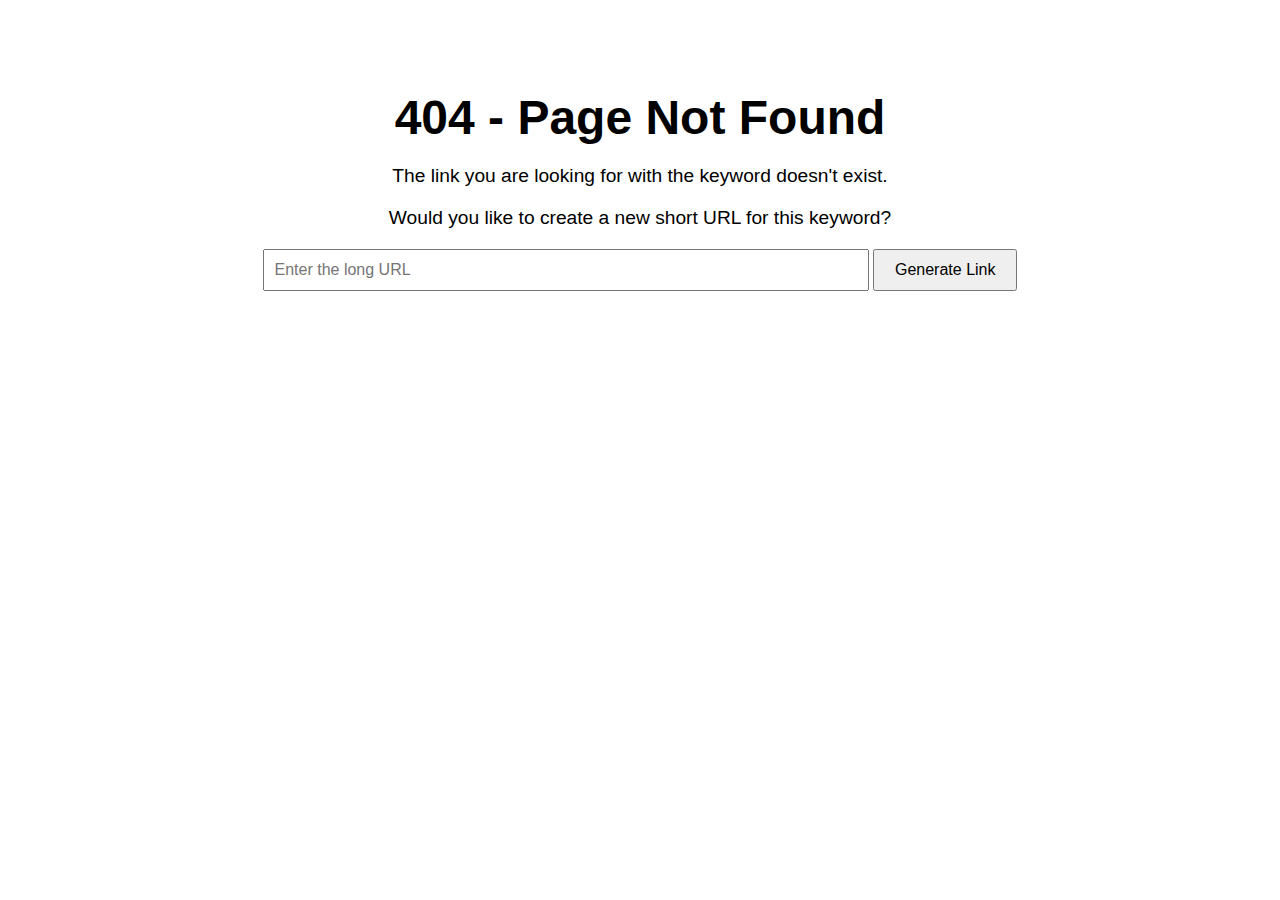
<file: templates/404_page.html>
<!DOCTYPE html>
<html lang="en">
<head>
    <meta charset="UTF-8">
    <meta name="viewport" content="width=device-width, initial-scale=1.0">
    <title>404 - Page Not Found</title>
    <style>
        body {
            font-family: Arial, sans-serif;
            text-align: center;
            padding: 50px;
        }
        h1 {
            font-size: 3em;
            margin-bottom: 20px;
        }
        p {
            font-size: 1.2em;
            margin-bottom: 20px;
        }
        .keyword-highlight {
            font-weight: bold;
            color: #FF0000; /* Red color to make the keyword stand out */
        }
        .input-long-url {
            padding: 10px;
            font-size: 1em;
            width: 50%;
            margin-bottom: 20px;
        }
        .submit-btn {
            padding: 10px 20px;
            font-size: 1em;
        }
    </style>
</head>
<body>
    <h1>404 - Page Not Found</h1>
    <p>The link you are looking for with the keyword  doesn't exist.</p>
    <p>Would you like to create a new short URL for this keyword?</p>
    <form action="/shorten" method="POST">
        <input type="hidden" name="keyword" value="{{ keyword }}">
        <input type="text" name="longUrl" class="input-long-url" placeholder="Enter the long URL">
        <button type="submit" class="submit-btn">Generate Link</button>
    </form>
</body>
</html>
</file>
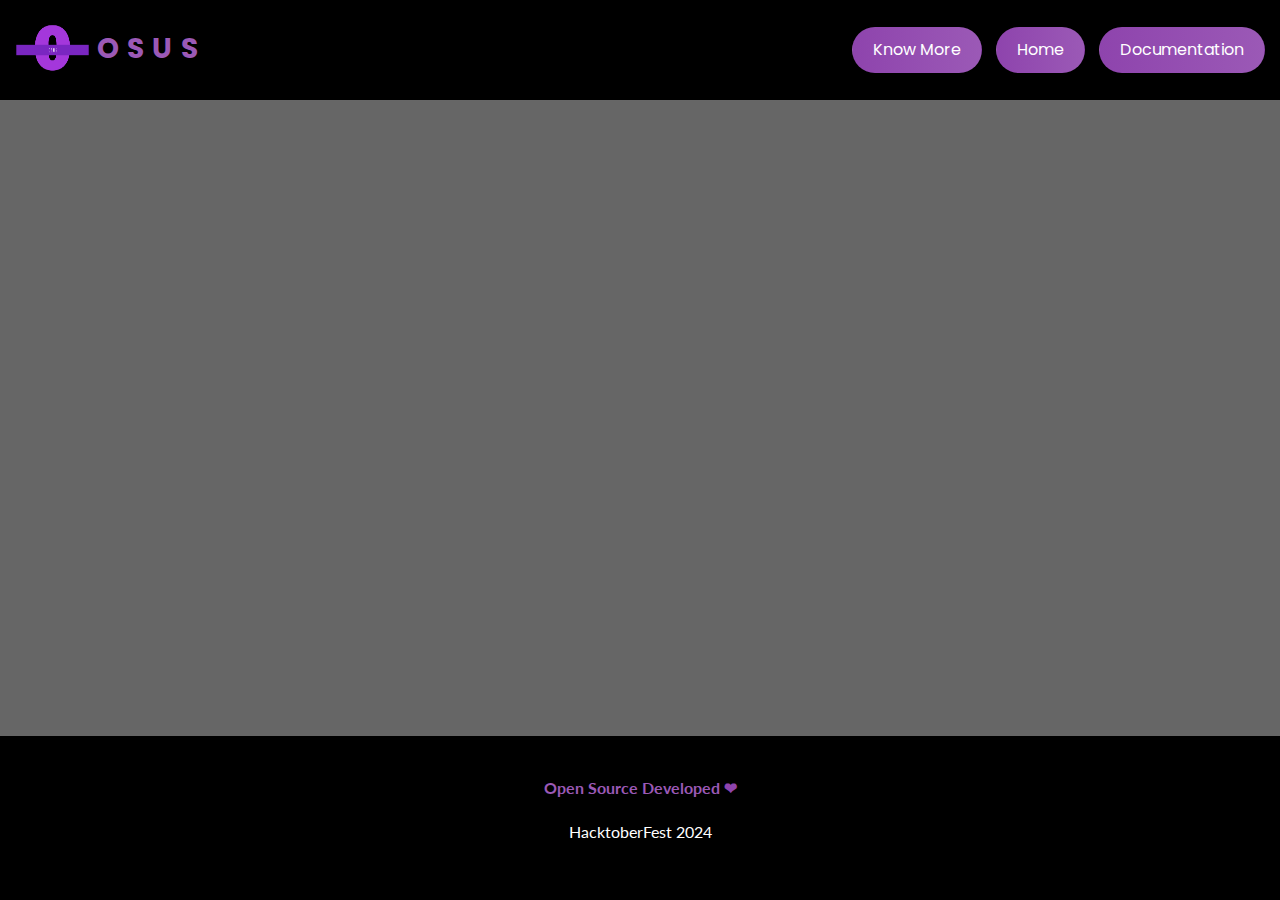
<file: templates/analytics.html>
<!DOCTYPE html>
<html lang="en">

<head>
  <meta charset="UTF-8">
  <meta name="viewport" content="width=device-width, initial-scale=1.0">
  <title>Analytics</title>
  <link href="https://fonts.googleapis.com/css2?family=Poppins:wght@500;700&family=Lato:wght@400;700&display=swap"
    rel="stylesheet">
  <link href="https://cdn.jsdelivr.net/npm/bootstrap@5.3.0-alpha3/dist/css/bootstrap.min.css" rel="stylesheet">
  <link rel="stylesheet" href="https://cdnjs.cloudflare.com/ajax/libs/font-awesome/6.0.0-beta3/css/all.min.css">
  <link rel="icon" href="{{ url_for('static', filename='images/logo.png') }}" type="image/x-icon">
  
  <style>
    body {
      font-family: 'Lato', sans-serif;
      background: url('https://img.pikbest.com/wp/202347/purple-background-image-rendering-of-a-3d-illustrated-with-black-and-shapes_9770212.jpg!bw700') no-repeat center center fixed;
      background-size: cover;
      color: #fff;
      display: flex;
      flex-direction: column;
      min-height: 100vh;
    }

    .overlay {
      position: absolute;
      top: 0;
      left: 0;
      right: 0;
      bottom: 0;
      background: rgba(0, 0, 0, 0.6);
    }

    .header,
    .footer {
      display: flex;
      justify-content: space-between;
      align-items: center;
      padding: 15px;
      z-index: 10;
    }

    .header {
      background-color: #000;
      font-family: 'Poppins', sans-serif;
    }

    .header .brand {
      font-size: 28px;
      font-weight: 700;
      letter-spacing: 1px;
      color: #9B59B6;
    }

    .header .btn {
      border-radius: 30px;
      padding: 10px 20px;
      margin-left: 10px;
      transition: all 0.3s ease-in-out;
      background: linear-gradient(to right, #8E44AD, #9B59B6);
      color: #fff;
    }

    .header .btn:hover {
      background: linear-gradient(to right, #f9e9ff, #f7e3ff);
      color: #8E44AD;
    }

    @media (max-width: 768px) {
      .header .btn.documentation {
        display: none;
      }
    }

    .main-content {
      display: flex;
      flex-direction: column;
      align-items: center;
      justify-content: center;
      flex-grow: 1;
      position: relative;
      z-index: 10;
    }

    .url-box {
      background-color: #2C3E50;
      padding: 30px;
      border-radius: 15px;
      box-shadow: 0 4px 12px rgba(0, 0, 0, 0.25);
      width: 100%;
      max-width: 500px;
      opacity: 0;
      transform: scale(0.8) rotate(3deg);
      transition: opacity 0.5s ease, transform 0.5s ease;
      animation: fadeInScale 0.5s forwards;
    }

    @keyframes fadeInScale {
      0% {
        opacity: 0;
        transform: scale(0.8) rotate(3deg);
      }

      50% {
        opacity: 0.5;
        transform: scale(1.05) rotate(-3deg);
      }

      100% {
        opacity: 1;
        transform: scale(1) rotate(0deg);
      }
    }

    .url-box:hover {
      transform: scale(1.03);
      transition: transform 0.3s ease;
    }

    .url-box .btn {
      background-color: #9B59B6;
      color: #fff;
      font-weight: bold;
      border-radius: 30px;
      padding: 10px 20px;
      width: 100%;
      transition: background-color 0.3s ease-in-out;
    }

    .url-box .btn:hover {
      background-color: #8E44AD;
    }

    .footer {
      background-color: #000;
      color: #fff;
      text-align: center;
      padding: 40px;
      flex-shrink: 0;
      flex-direction: column;
    }

    .footer a {
      color: #9B59B6;
      text-decoration: none;
      font-weight: bold;
    }

    .footer .heart {
      color: #8E44AD;
    }

    .footer-details {
      margin-top: 20px;
      text-align: center;
    }

    .copy-icon {
      cursor: pointer;
      color: #9B59B6;
      margin-left: 10px;
      transition: color 0.3s;
      font-size: 1.2em;
    }

    .url-highlight {
      background-color: #9B59B6;
      color: white;
      padding: 2px 4px;
      border-radius: 5px;
      transition: background-color 0.3s;
    }
    .short-url{
      word-wrap: break-word;  
  overflow-wrap: break-word;
    }

    .error-message {
      color: red;
      font-weight: bold;
    }

    #keywordLengthIndicator {
      float: right;
    }
  </style>
</head>

<body>

  <div class="overlay"></div>

  <!-- Header Section -->
  <header class="header">
    <div class="brand">
      <img src="../static/images/logo.png" alt="OSUS logo" width="75px" height="70px">
      O S U S</div>
    <div>
      <a href="/knowmore" class="btn">Know More</a>
      <a href="/" class="btn ">Home</a>

      <a href="/documentation" class="btn documentation">Documentation</a>
    </div>
  </header>

  <!-- Main Section -->
  <main class="main-content">
    <div class="url-box">
      <h2 class="text-center">Track your URL</h2>
      <form id="shortenForm">
        <div class="mb-3">
          <span id="keywordLengthIndicator"></span>
          <label for="keyword" class="form-label" >Enter Keyword </label>
          <input type="text" class="form-control" id="keyword" placeholder="Enter custom keyword"required>          
          <p id="keywordError"></p>
        </div>
        <button type="submit" class="btn">Analytics</button>
      </form>
      <div class="mt-3 text-center" id="shortUrl"></div> <!-- Centered content -->
    </div>
  </main>

  <!-- Auto Focus on URL input -->
  <script>
  window.onload = function() {
    document.getElementById('longUrl').focus();
  };
  </script>

  <!-- Footer Section -->
  <footer class="footer">
    <div>
      <a href="https://example.com" target="_blank">Open Source Developed <span class="heart">❤</span></a>
    </div>
    <div class="footer-details">
      <p>HacktoberFest 2024</p>
    </div>
  </footer>

  <script>
    // Define the maximum length of the keyword
    const maxKeywordLength = 50

    // Set the maximum length attribute for the keyword input
    const keywordInput = document.getElementById('keyword')
    keywordInput.setAttribute('maxlength', maxKeywordLength)
    
    // Set the initial length indicator  
    const keywordLengthIndicator = document.getElementById('keywordLengthIndicator');
    keywordLengthIndicator.innerHTML = `${keywordInput.value.length}/${maxKeywordLength}`

    // Add event listener to the keyword input
    keywordInput.addEventListener('input', function (e) {
      const maxLength = parseInt(e.target.getAttribute('maxlength'));
      const currentLength = e.target.value.length;
      keywordLengthIndicator.innerHTML = `${currentLength}/${maxLength}`
    })

    document.getElementById('shortenForm').addEventListener('submit', async function (e) {
    e.preventDefault();

    const keyword = document.getElementById('keyword').value;
    const shortUrlContainer = document.getElementById('shortUrl');

    shortUrlContainer.innerHTML = 'Fetching analytics...';

    try {
        // Check if keyword is valid
        const pattern = /^[a-zA-Z0-9\-._~]+$/;
        if (keyword !== '' && !pattern.test(keyword)) {
            document.getElementById('keyword').focus();
            const error = new Error('Invalid keyword');
            const allowedChars = '[a-z] / [A-Z] / [0-9] / "-" / "_" / "~" / "."';

            // Display error message below the input
            document.getElementById('keywordError').innerHTML = error.message + "<br>" + `Allowed characters: ${allowedChars}`;
            throw error;
        } else {
            // Clear error message below the input
            document.getElementById('keywordError').innerHTML = '';
        }

        const response = await fetch('/analytics', {
            method: 'POST',
            headers: {
                'Content-Type': 'application/json'
            },
            body: JSON.stringify({ keyword }) // Only send keyword for analytics
        });

        const data = await response.json();

        if (!response.ok) {
            throw new Error(data.error || 'Failed to fetch analytics');
        }

        // Display the number of clicks
        shortUrlContainer.innerHTML = `
            <span style="color: white;"><i class="fa-solid fa-chart-line"></i></span> <strong> ${data.clicks}</strong>
        `;

    } catch (error) {
        console.error('Error:', error);
        shortUrlContainer.innerHTML = `Error: ${error.message}`;
        shortUrlContainer.classList.add('error-message');
    }
});

  </script>

</body>

</html>
</file>
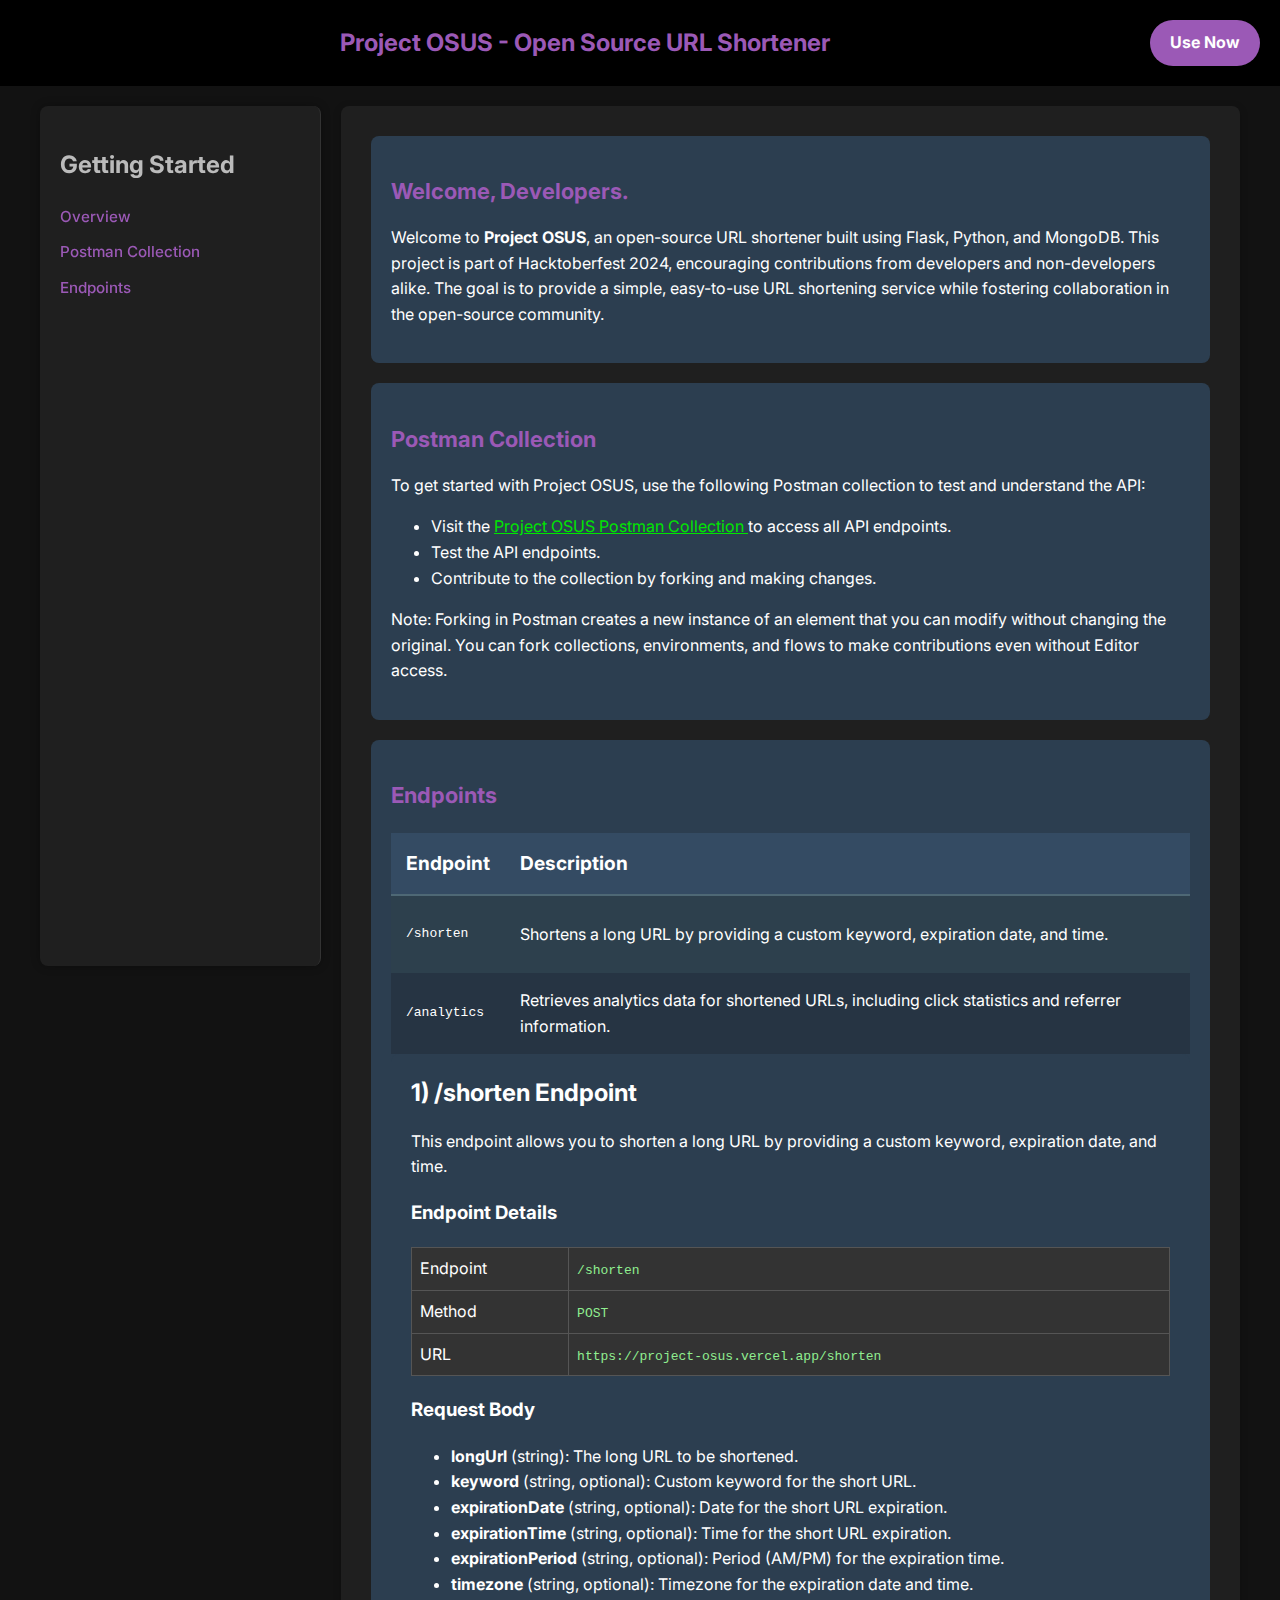
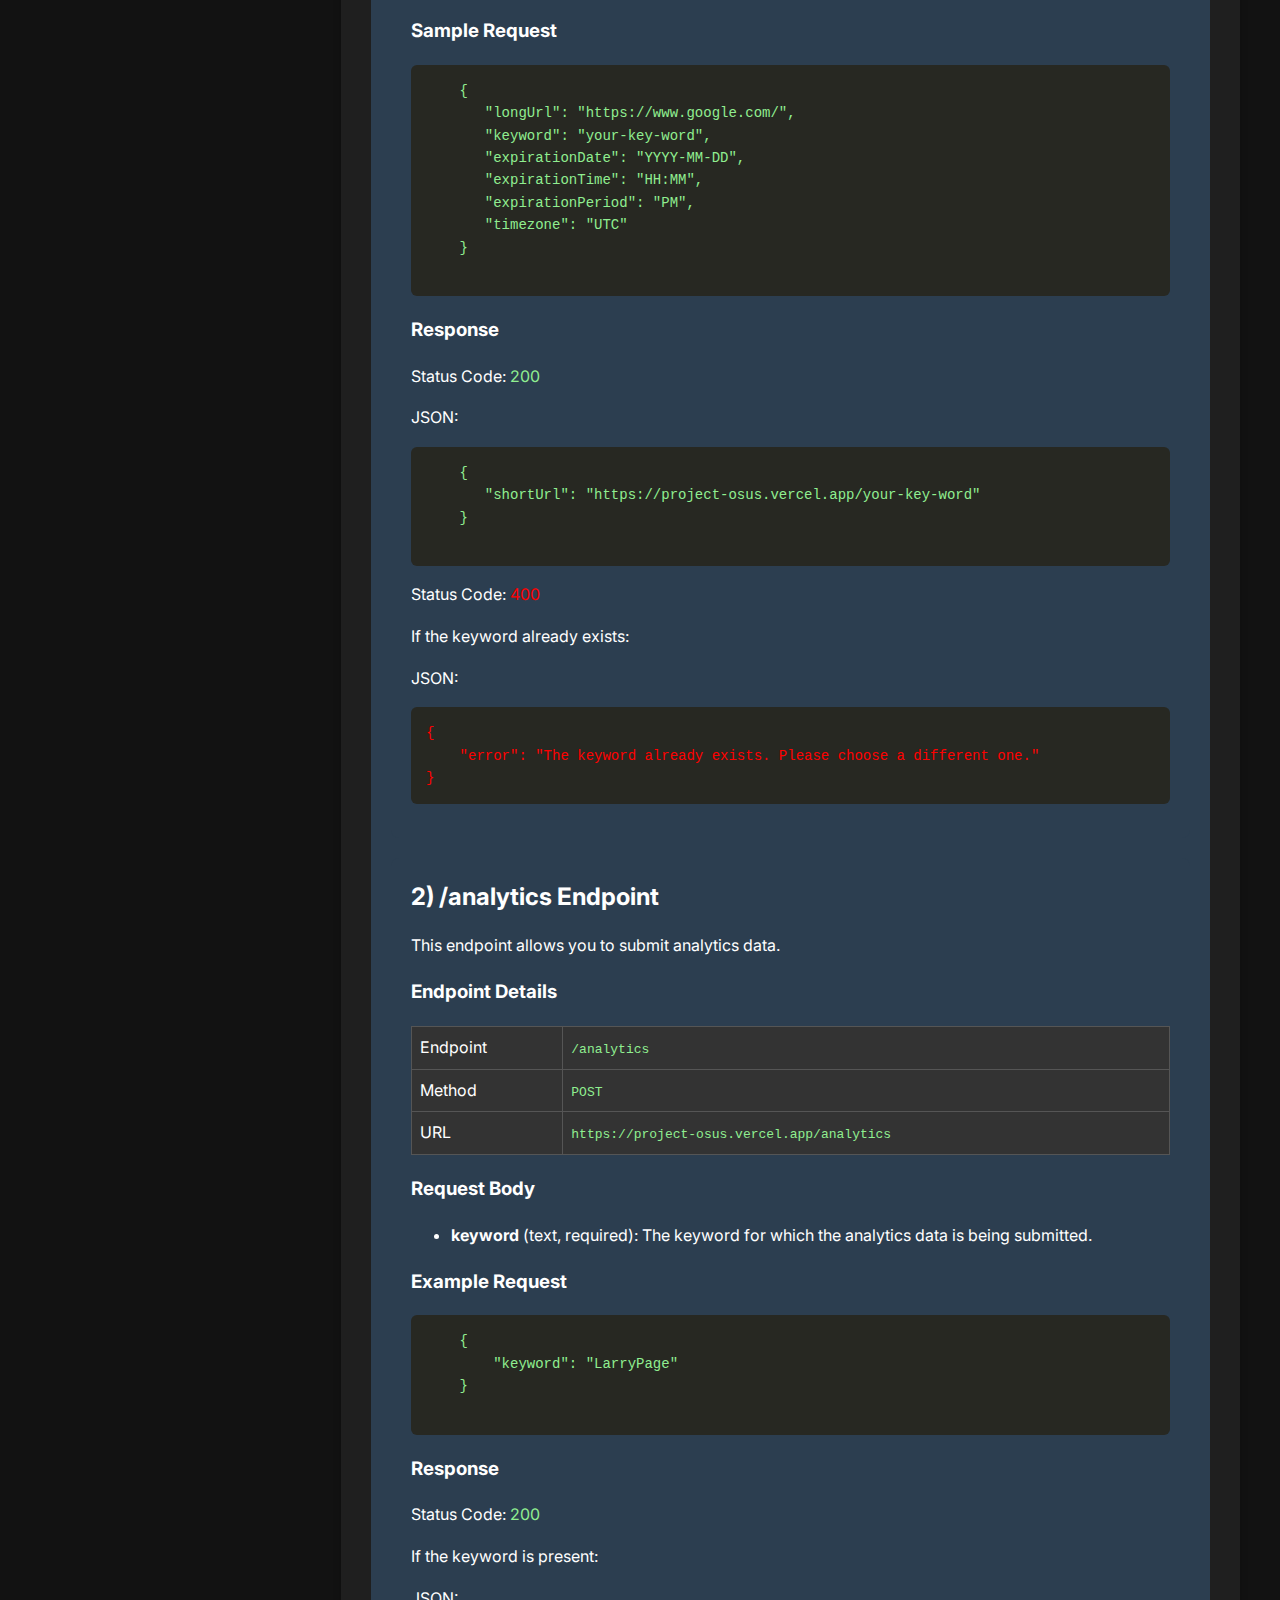
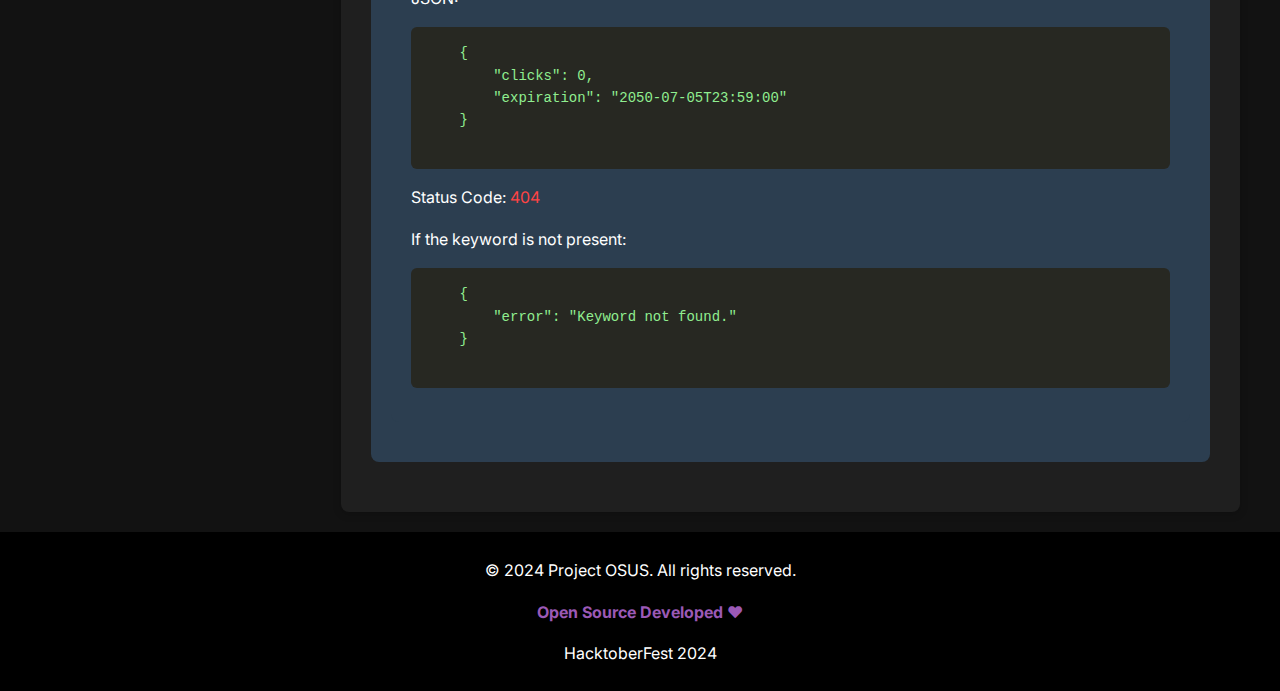
<file: templates/api.html>
<!DOCTYPE html>
<html lang="en">
  <head>
    <meta charset="UTF-8" />
    <meta name="viewport" content="width=device-width, initial-scale=1.0" />
    <title>Project OSUS | API Docs</title>
    <link
      href="https://fonts.googleapis.com/css2?family=Inter:wght@400;600&display=swap"
      rel="stylesheet"
    />
    <link
      rel="icon"
      href="{{ url_for('static', filename='images/logo.png') }}"
      type="image/x-icon"
    />
    <style>
     /* General Styling */
body {
    font-family: "Inter", sans-serif;
    margin: 0;
    padding: 0;
    background-color: #121212;
    color: #ffffff;
    line-height: 1.6;
    display: flex;
    flex-direction: column;
    min-height: 100vh;
    scroll-behavior: smooth;
}

/* Header */
header {
    background-color: #000000;
    color: #9b59b6;
    padding: 20px;
    display: flex;
    justify-content: space-between;
    align-items: center;
    top: 0;
    z-index: 100;
}

header h1 {
    text-align: center;
    margin: 0;
    flex-grow: 1;
    font-size: 24px;
    display: flex;
    justify-content: center;
}

/* Button */
.button,
header .btn {
    background-color: #9b59b6;
    color: #fff;
    font-weight: bold;
    border-radius: 30px;
    padding: 10px 20px;
    text-decoration: none;
    transition: background-color 0.3s ease-in-out;
}

.button:hover,
header .btn:hover {
    background: linear-gradient(to right, #f9e9ff, #f7e3ff);
    color: #8644ad;}

/* Layout */
.main-layout {
    display: flex;
    max-width: 1200px;
    margin: 20px auto;
    padding: 0 20px;
    flex: 1;
}

/* Sidebar */
.sidebar {
        position: sticky;
        top: 0px;
        width: 240px;
        background-color: #1f1f1f;
        border-right: 1px solid #333;
        padding: 20px;
        margin-right: 20px;
        flex-shrink: 0;
        box-shadow: 0 0 10px rgba(0, 0, 0, 0.3);
        border-radius: 8px;
        color: #bbbbbb;
        max-height: calc(
          100vh - 80px
        ); /* Ensure it doesn't exceed the screen height */
      }

.sidebar ul {
    list-style: none;
    padding: 0;
}

.sidebar ul li {
    margin-bottom: 10px;
}

.sidebar ul li a {
    text-decoration: none;
    color: #9b59b6;
    font-weight: 500;
    font-size: 0.95rem;
    padding: 8px 0;
}

.sidebar ul li a:hover {
    text-decoration: underline;
}

/* Content */
.content {
    flex-grow: 1;
    background-color: #1f1f1f;
    padding: 30px;
    box-shadow: 0 2px 8px rgba(0, 0, 0, 0.2);
    border-radius: 8px;
}

/* Section Container */
.section-container {
    margin-bottom: 20px;
    padding: 20px;
    background-color: #2c3e50;
    border-radius: 8px;
}

.section-container h2 {
    font-size: 22px;
    margin-bottom: 15px;
    color: #9b59b6;
}

/* Code Blocks */
pre.code-block {
    background-color: #272822;
    padding: 15px;
    border-radius: 6px;
    font-family: "Courier New", monospace;
    color: #f8f8f2;
    font-size: 14px;
}

/* Footer */
footer {
    background-color: #000000;
    color: #ffffff;
    text-align: center;
    padding: 10px;
    bottom: 0;
}

footer a {
    color: #9b59b6;
    text-decoration: none;
    font-weight: bold;
}

footer .heart {
    color: #9b59b6;
}

/* Table */
.endpoint-req {
    width: 100%;
    background-color: #333;
    color: #fff;
    border-collapse: collapse;
}

.endpoint-req td {
    padding: 8px;
    border: 1px solid #555;
}

.endpoint-req .code-inline {
    color: lightgreen;
    display: inline;
}

/* Dropdown Styling */
.dropdown {
    position: relative;
}

.dropdown-content {
    display: none;
    position: absolute;
    top: 100%;
    left: -10px;
    background-color: #333;
    border: 1px solid #555;
    box-shadow: 0 8px 16px rgba(0, 0, 0, 0.3);
    z-index: 1;
    opacity: 0;
    transition: opacity 0.7s ease;
    width: 200px;
}

.dropdown-content a {
    display: block;
    color: #9b59b6;
    padding: 6px 8px;
    font-size: 0.9rem;
    text-decoration: none;
}

.dropdown-content a:hover {
    background-color: #444;
    color: #fff;
}

.dropdown:hover .dropdown-content {
    display: block;
    opacity: 1;
}

/* Responsive Design */
@media (max-width: 768px) {
    .main-layout {
        flex-direction: column;
    }

    .sidebar {
        width: 100%;
        margin-bottom: 20px;
        box-shadow: none;
    }

    .sidebar ul li a {
        padding: 6px;
        font-size: 0.85rem;
    }

    .section-container {
        padding: 15px;
        font-size: 0.9rem;
    }

    .content {
        padding: 20px;
        max-height: none;
    }
}
.endpoint-title {
    font-size: 1.5em; /* Adjust size as needed */
    font-weight: bold; /* Bold text */
    display: inline; /* Ensures it stays inline */
}
.endpoints-list {
    width: 100%; /* Make the table full width */
    border-collapse: collapse; /* Remove gaps between table cells */
    background-color: #263443; /* Set the background color */
    color: white; /* Text color */
    margin-top: 20px; /* Add some space above the table */
}

.endpoints-list th, .endpoints-list td {
    padding: 15px; /* Add padding inside cells */
    text-align: left; /* Align text to the left */
}

.endpoints-list th {
    background-color: #344b63; /* Slightly lighter background for header */
    font-size: 1.2em; /* Increase font size for header */
    border-bottom: 2px solid #4e6875; /* Add a bottom border to the header */
}

.endpoints-list tr:nth-child(even) {
    background-color: #2d404d; /* Alternate row color for better readability */
}

.endpoints-list tr:hover {
    background-color: #3b4b58; /* Highlight row on hover */
}


    </style>
  </head>
  <body>
    <!-- Header -->
    <header>
      <h1>Project OSUS - Open Source URL Shortener</h1>
      <a href="/" class="btn">Use Now</a>
    </header>

    <!-- Main Layout -->
    <div class="main-layout">
      <!-- Sidebar -->
      <nav class="sidebar">
        <h2>Getting Started</h2>
        <ul>
            <li><a href="#overview">Overview</a></li>
            <li><a href="#postman-collection">Postman Collection</a></li>
            
            <!-- Dropdown for Endpoints -->
            <li class="dropdown">
                <a href="#features">Endpoints</a>
                <ul class="dropdown-content">
                    <li><a href="#post-analytics">POST Analytics</a></li>
                    <li><a href="#post-shorten">POST Shorten</a></li>
                </ul>
            </li>
            
        </ul>
    
        
      </nav>

      <!-- Content -->
      <main class="content">
        <!-- Overview Section -->
        <div class="section-container" id="overview">
          <h2>Welcome, Developers.</h2>
          <p>
            Welcome to <strong>Project OSUS</strong>, an open-source URL
            shortener built using Flask, Python, and MongoDB. This project is
            part of Hacktoberfest 2024, encouraging contributions from
            developers and non-developers alike. The goal is to provide a
            simple, easy-to-use URL shortening service while fostering
            collaboration in the open-source community.
          </p>
        </div>

       <!-- Installation Section -->
<div class="section-container" id="postman-collection">
    <h2>Postman Collection</h2>
    <p>To get started with Project OSUS, use the following Postman collection to test and understand the API:</p>
    <ul>
        <li>
            Visit the <a href="https://www.postman.com/navigation-observer-77695438/project-osus/collection/ne7ugfj/project-osus-open-source-url-shortener?action=share&creator=32610192" target="_blank" style="color: rgb(0, 230, 0);">
                Project OSUS Postman Collection
            </a> to access all API endpoints.
        </li>
        <li>Test the API endpoints.</li>
        <li>Contribute to the collection by forking and making changes.</li>
    </ul>
    <p>Note: Forking in Postman creates a new instance of an element that you can modify without changing the original. You can fork collections, environments, and flows to make contributions even without Editor access.</p>
</div>

<div class="section-container" id="shorten-url">
    <!-- Endpoints Section -->
    <h2>Endpoints</h2>
    <table class="endpoints-list">
        <tr>
            <th>Endpoint</th>
            <th>Description</th>
        </tr>
        <tr>
            <td><pre class="code-inline">/shorten</pre></td>
            <td>Shortens a long URL by providing a custom keyword, expiration date, and time.</td>
        </tr>
        <tr>
            <td><pre class="code-inline">/analytics</pre></td>
            <td>Retrieves analytics data for shortened URLs, including click statistics and referrer information.</td>
        </tr>
    </table>
             

<div class="section-container" id="shorten-url">
    <span class="endpoint-title " id="post-shorten">1) /shorten Endpoint</span>
    <p>This endpoint allows you to shorten a long URL by providing a custom keyword, expiration date, and time.</p>
    
    <!-- Endpoint Details Table -->
    <h3>Endpoint Details</h3>
    <table class="endpoint-req">
        <tr>
            <td>Endpoint</td>
            <td><pre class="code-inline">/shorten</pre></td>
        </tr>
        <tr>
            <td>Method</td>
            <td><pre class="code-inline">POST</pre></td>
        </tr>
        <tr>
            <td>URL</td>
            <td><pre class="code-inline">https://project-osus.vercel.app/shorten</pre></td>
        </tr>
    </table>

    <!-- Request Body Details -->
    <h3>Request Body</h3>
    <ul>
        <li><strong>longUrl</strong> (string): The long URL to be shortened.</li>
        <li><strong>keyword</strong> (string, optional): Custom keyword for the short URL.</li>
        <li><strong>expirationDate</strong> (string, optional): Date for the short URL expiration.</li>
        <li><strong>expirationTime</strong> (string, optional): Time for the short URL expiration.</li>
        <li><strong>expirationPeriod</strong> (string, optional): Period (AM/PM) for the expiration time.</li>
        <li><strong>timezone</strong> (string, optional): Timezone for the expiration date and time.</li>
    </ul>
    
    <!-- Sample Request -->
    <h3>Sample Request</h3>
    <pre class="code-block" style="color: lightgreen;">
    {
       "longUrl": "https://www.google.com/",
       "keyword": "your-key-word",
       "expirationDate": "YYYY-MM-DD",
       "expirationTime": "HH:MM",
       "expirationPeriod": "PM",
       "timezone": "UTC"
    }
    </pre>
    
    <!-- Response Section -->
    <h3>Response</h3>
    <p>Status Code: <span class="code-inline" style="color: lightgreen;">200</span></p>
    <p>JSON:</p>
    <pre class="code-block" style="color: lightgreen;">
    {
       "shortUrl": "https://project-osus.vercel.app/your-key-word"
    }
    </pre>
    <!-- Response Section: Keyword Already Exists -->
<p>Status Code: <span class="code-inline" style="color: red;">400</span></p>
<p>If the keyword already exists:</p>

<p>JSON:</p>
<pre class="code-block" style="color: red;">
{
    "error": "The keyword already exists. Please choose a different one."
}
</pre>
</div>
<div class="section-container" id="analytics-url">
    <span class="endpoint-title "id="post-analytics">2) /analytics Endpoint</span>
    <p>This endpoint allows you to submit analytics data.</p>

    <!-- Endpoint Details Table -->
    <h3>Endpoint Details</h3>
    <table class="endpoint-req">
        <tr>
            <td>Endpoint</td>
            <td><pre class="code-inline">/analytics</pre></td>
        </tr>
        <tr>
            <td>Method</td>
            <td><pre class="code-inline">POST</pre></td>
        </tr>
        <tr>
            <td>URL</td>
            <td><pre class="code-inline">https://project-osus.vercel.app/analytics</pre></td>
        </tr>
    </table>

    <!-- Request Body Details -->
    <h3>Request Body</h3>
    <ul>
        <li><strong>keyword</strong> (text, required): The keyword for which the analytics data is being submitted.</li>
    </ul>

    <!-- Example Request -->
    <h3>Example Request</h3>
    <pre class="code-block" style="color: lightgreen;">
    {
        "keyword": "LarryPage"
    }
    </pre>

    <!-- Response Section: Keyword Present -->
    <h3>Response</h3>
    <p>Status Code: <span class="code-inline" style="color: lightgreen;">200</span></p>
    <p>If the keyword is  present:</p>

    <p>JSON:</p>
    <pre class="code-block" style="color: lightgreen;">
    {
        "clicks": 0,
        "expiration": "2050-07-05T23:59:00"
    }
    </pre>

    <!-- 404 Not Found Section -->
    <p>Status Code: <span class="code-inline" style="color: rgb(255, 68, 68);">404</span></p>
    <p>If the keyword is not present:</p>
    <pre class="code-block" style="color: lightgreen;">
    {
        "error": "Keyword not found."
    }
    </pre>
</div>




            
           

        </main>
    
      </main>
    </div>

    <!-- Footer -->
    <footer>
      <p>© 2024 Project OSUS. All rights reserved.</p>
      <div>
        <a href="https://example.com" target="_blank"
          >Open Source Developed <span class="heart">❤</span></a
        >
      </div>
      <div class="footer-details">
        <p>HacktoberFest 2024</p>
      </div>
    </footer>
  </body>
  <script>
    // Optional JavaScript if you want to add a delay
    window.addEventListener("DOMContentLoaded", () => {
      const textElement = document.querySelector('.typing-text');
      setTimeout(() => {
        textElement.style.animationPlayState = 'running';
      }, 500); // Adjust delay in milliseconds
    });
  </script>
</html>
</file>
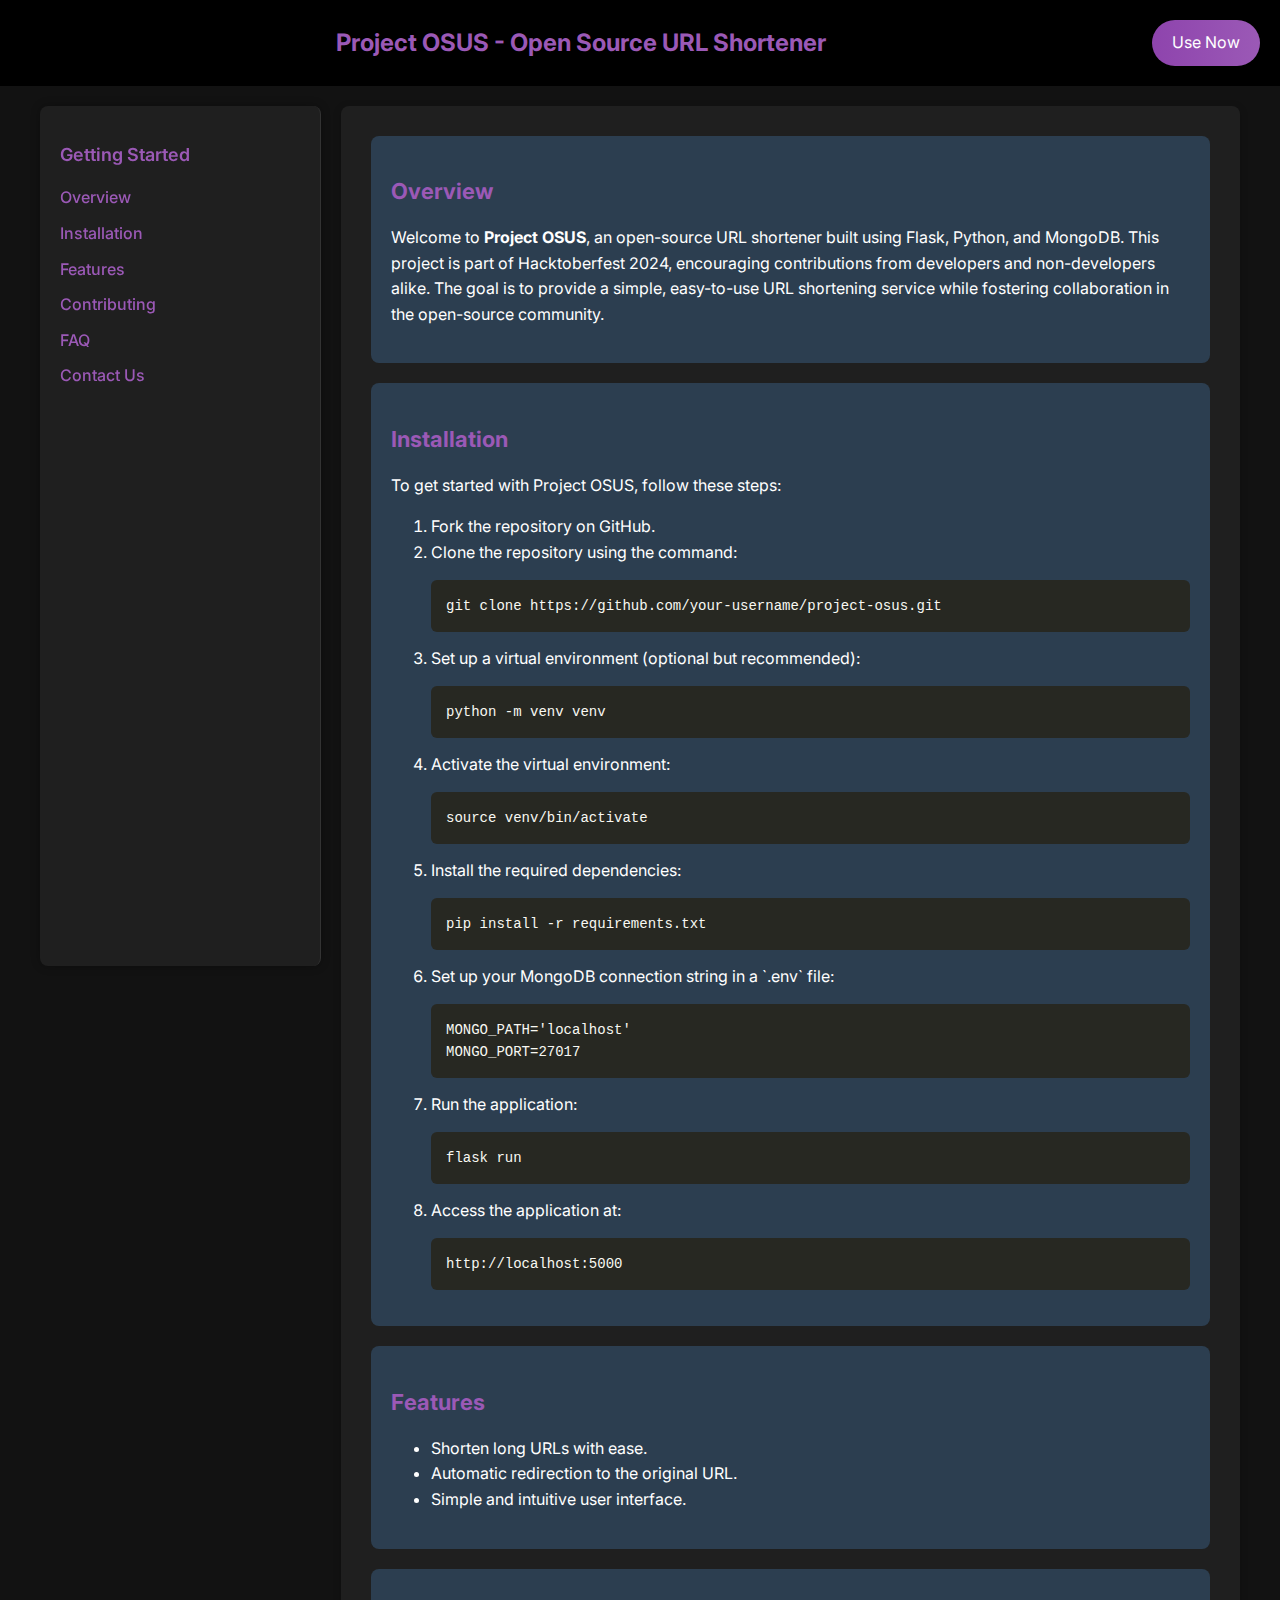
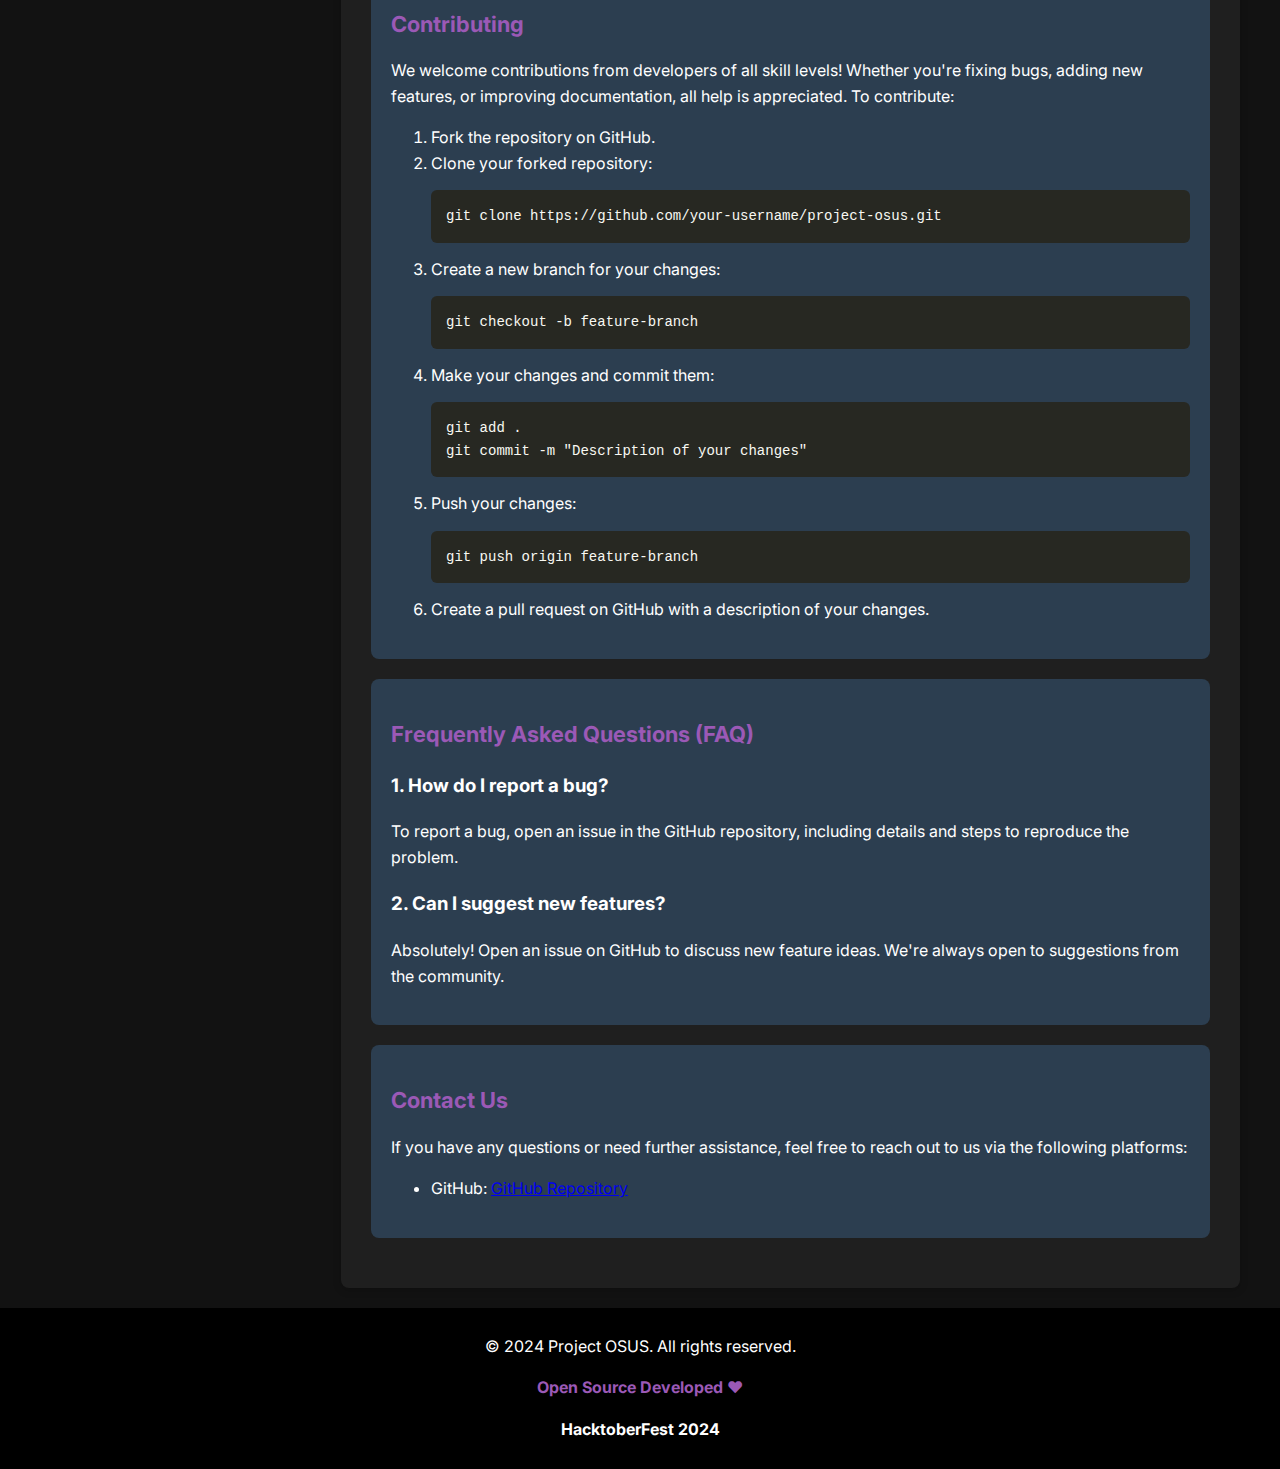
<file: templates/documentation.html>
<!DOCTYPE html>
<html lang="en">
  <head>
    <meta charset="UTF-8" />
    <meta name="viewport" content="width=device-width, initial-scale=1.0" />
    <title>Project OSUS | Docs</title>
    <link
      href="https://fonts.googleapis.com/css2?family=Inter:wght@400;600&display=swap"
      rel="stylesheet"
    />
    <link
      rel="icon"
      href="{{ url_for('static', filename='images/logo.png') }}"
      type="image/x-icon"
    />
    <style>
      /* General Styling */
      body {
        font-family: "Inter", sans-serif;
        margin: 0;
        padding: 0;
        background-color: #121212;
        color: #ffffff;
        line-height: 1.6;
        display: flex;
        flex-direction: column;
        min-height: 100vh;
      }

      /* Header */
      header {
        background-color: #000000;
        color: #9b59b6;
        padding: 20px;
        display: flex;
        justify-content: space-between;
        align-items: center;
        top: 0;
        z-index: 100;
      }

      /* Center the h1 and make sure it doesn't push the button */
      header h1 {
        text-align: center;
        margin: 0;
        flex-grow: 1;
        font-size: 24px;
        display: flex;
        justify-content: center;
      }

      /* Position the button at the end */
      header .btn {
        border-radius: 30px;
        padding: 10px 20px;
        margin-left: 10px;
        transition: all 0.3s ease-in-out;
        background: linear-gradient(to right, #8e44ad, #9b59b6);
        color: #fff;
        text-decoration: none;
      }

      /* Button hover effect
      header .btn:hover {
        background-color: #8e44ad;
      } */
      
      header .btn:hover {
        background: linear-gradient(to right, #f9e9ff, #f7e3ff);
        color: #8E44AD;
      }

      /* Main Layout */
      .main-layout {
        display: flex;
        max-width: 1200px;
        margin: 20px auto;
        padding: 0 20px;
        flex: 1;
      }

      /* Sidebar */
      .sidebar {
        position: sticky;
        top: 0px;
        width: 240px;
        background-color: #1f1f1f;
        border-right: 1px solid #333;
        padding: 20px;
        margin-right: 20px;
        flex-shrink: 0;
        box-shadow: 0 0 10px rgba(0, 0, 0, 0.3);
        border-radius: 8px;
        color: #bbbbbb;
        max-height: calc(
          100vh - 80px
        ); /* Ensure it doesn't exceed the screen height */
      }

      .sidebar h2 {
        font-size: 18px;
        margin-bottom: 15px;
        color: #9b59b6;
        font-weight: 600;
      }

      .sidebar ul {
        list-style: none;
        padding: 0;
      }

      .sidebar ul li {
        margin-bottom: 10px;
      }

      .sidebar ul li a {
        text-decoration: none;
        color: #9b59b6;
        font-weight: 500;
      }

      .sidebar ul li a:hover {
        text-decoration: underline;
      }

      /* Content */
      .content {
        flex-grow: 1;
        background-color: #1f1f1f;
        padding: 30px;
        box-shadow: 0 2px 8px rgba(0, 0, 0, 0.2);
        border-radius: 8px;
      }

      /* Section Container */
      .section-container {
        margin-bottom: 20px;
        padding: 20px;
        background-color: #2c3e50;
        border-radius: 8px;
      }

      .section-container h2 {
        font-size: 22px;
        margin-bottom: 15px;
        color: #9b59b6;
      }

      /* Code Blocks */
      pre.code-block {
        background-color: #272822;
        padding: 15px;
        border-radius: 6px;
        font-family: "Courier New", monospace;
        color: #f8f8f2;
        font-size: 14px;
      }

      /* Footer */
      body {
    display: flex;
    flex-direction: column;
    min-height: 100vh;
    margin: 0;
  }

  footer {
    background-color: #000000;
    color: #ffffff;
    text-align: center;
    padding: 10px;
    margin-top: auto;
  }

  footer a {
    color: #9b59b6;
    text-decoration: none;
    font-weight: bold;
    transition: color 0.3s;
  }

  footer a:hover {
    color: #ffffff;
  }

  footer .heart {
    color: #9b59b6;
  }

  footer .heart:hover {
    color: #c39bd3;
    transform: scale(1.1);
  }

  .footer-details {
    text-align: center;
  }
      /* Responsive Design */
      @media (max-width: 768px) {
        .main-layout {
          flex-direction: column;
        }

        .sidebar {
          width: 100%;
          margin-bottom: 20px;
          box-shadow: none;
        }

        .content {
          padding: 20px;
          max-height: none;
        }
      }
    </style>
  </head>
  <body>
    <!-- Header -->
    <header>
      <h1>Project OSUS - Open Source URL Shortener</h1>
      <a href="/" class="btn">Use Now</a>
    </header>

    <!-- Main Layout -->
    <div class="main-layout">
      <!-- Sidebar -->
      <nav class="sidebar">
        <h2>Getting Started</h2>
        <ul>
          <li><a href="#overview">Overview</a></li>
          <li><a href="#installation">Installation</a></li>
          <li><a href="#features">Features</a></li>
          <li><a href="#contributing">Contributing</a></li>
          <li><a href="#faq">FAQ</a></li>
          <li><a href="#contact">Contact Us</a></li>
        </ul>
      </nav>

      <!-- Content -->
      <main class="content">
        <!-- Overview Section -->
        <div class="section-container" id="overview">
          <h2>Overview</h2>
          <p>
            Welcome to <strong>Project OSUS</strong>, an open-source URL
            shortener built using Flask, Python, and MongoDB. This project is
            part of Hacktoberfest 2024, encouraging contributions from
            developers and non-developers alike. The goal is to provide a
            simple, easy-to-use URL shortening service while fostering
            collaboration in the open-source community.
          </p>
        </div>

            <!-- Installation Section -->
            <div class="section-container" id="installation">
                <h2>Installation</h2>
                <p>To get started with Project OSUS, follow these steps:</p>
                <ol>
                    <li>Fork the repository on GitHub.</li>
                    <li>Clone the repository using the command:</li>
                    <pre class="code-block">git clone https://github.com/your-username/project-osus.git</pre>
                    <li>Set up a virtual environment (optional but recommended):</li>
                    <pre class="code-block">python -m venv venv</pre>
                    <li>Activate the virtual environment:</li>
                    <pre class="code-block">source venv/bin/activate</pre>
                    <li>Install the required dependencies:</li>
                    <pre class="code-block">pip install -r requirements.txt</pre>
                    <li>Set up your MongoDB connection string in a `.env` file:</li>
                    <pre class="code-block">MONGO_PATH='localhost'<br>MONGO_PORT=27017</pre>
                    <li>Run the application:</li>
                    <pre class="code-block">flask run</pre>
                    <li>Access the application at:</li>
                    <pre class="code-block">http://localhost:5000</pre>
                </ol>
            </div>

            <!-- Features Section -->
            <div class="section-container" id="features">
                <h2>Features</h2>
                <ul>
                    <li>Shorten long URLs with ease.</li>
                    <li>Automatic redirection to the original URL.</li>
                    <li>Simple and intuitive user interface.</li>
                </ul>
            </div>

            <!-- Contributing Section -->
            <div class="section-container" id="contributing">
                <h2>Contributing</h2>
                <p>We welcome contributions from developers of all skill levels! Whether you're fixing bugs, adding new features, or improving documentation, all help is appreciated. To contribute:</p>
                <ol>
                    <li>Fork the repository on GitHub.</li>
                    <li>Clone your forked repository:</li>
                    <pre class="code-block">git clone https://github.com/your-username/project-osus.git</pre>
                    <li>Create a new branch for your changes:</li>
                    <pre class="code-block">git checkout -b feature-branch</pre>
                    <li>Make your changes and commit them:</li>
                    <pre class="code-block">git add .<br>git commit -m "Description of your changes"</pre>
                    <li>Push your changes:</li>
                    <pre class="code-block">git push origin feature-branch</pre>
                    <li>Create a pull request on GitHub with a description of your changes.</li>
                </ol>
            </div>

            <!-- FAQ Section -->
            <div class="section-container" id="faq">
                <h2>Frequently Asked Questions (FAQ)</h2>
                <div class="faq-item">
                    <h3>1. How do I report a bug?</h3>
                    <p>To report a bug, open an issue in the GitHub repository, including details and steps to reproduce the problem.</p>
                </div>
                <div class="faq-item">
                    <h3>2. Can I suggest new features?</h3>
                    <p>Absolutely! Open an issue on GitHub to discuss new feature ideas. We're always open to suggestions from the community.</p>
                </div>
            </div>

            <!-- Contact Section -->
            <div class="section-container" id="contact">
                <h2>Contact Us</h2>
                <p>If you have any questions or need further assistance, feel free to reach out to us via the following platforms:</p>
                <ul>
                    <li>GitHub: <a href="https://github.com/harshithtunuguntla/project-osus">GitHub Repository</a></li>
                </ul>
            </div>

        </main>
    
      </main>
    </div>

    <!-- Footer -->
    <footer>
      <p>© 2024 Project OSUS. All rights reserved.</p>
      <div class="footer-link">
        <a href="https://example.com" target="_blank">Open Source Developed <span class="heart">❤</span></a>
      </div>
      <div class="footer-details">
        <p><strong>HacktoberFest 2024</strong></p>
      </div>
    </footer>
    
  </body>
</html>
</file>
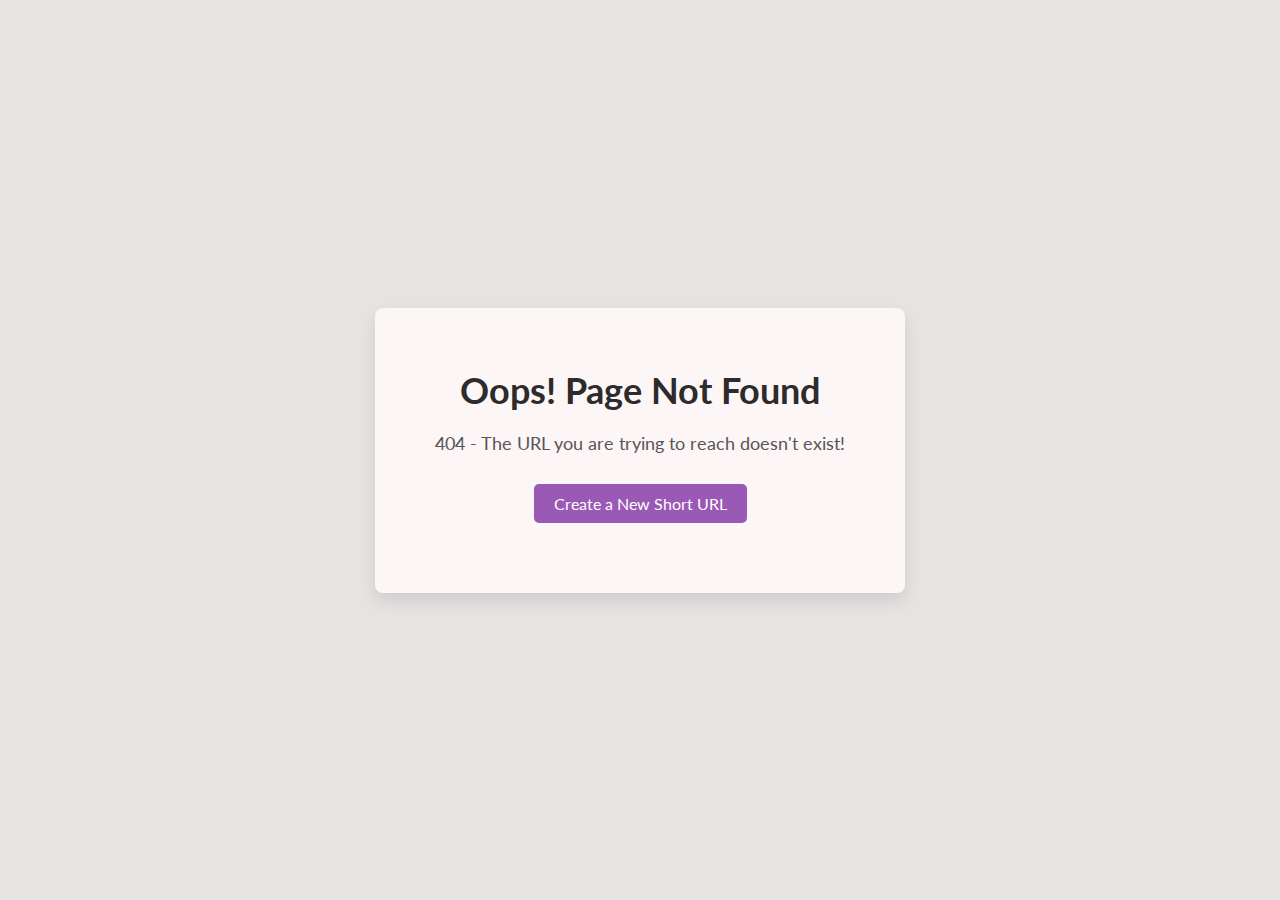
<file: templates/errorpage.html>
<!DOCTYPE html>
<html lang="en">
<head>
    <meta charset="UTF-8">
    <meta name="viewport" content="width=device-width, initial-scale=1.0">
    <link rel="icon" href="{{ url_for('static', filename='images/logo.png') }}" type="image/x-icon">
    <link href="https://fonts.googleapis.com/css2?family=Poppins:wght@500;700&family=Lato:wght@400;700&display=swap"
    rel="stylesheet">
    <title>404 - Page Not Found</title>
    <style>


        *{
            margin: 0;
            padding: 0;
            box-sizing: border-box;
        }

        body {
            font-family: 'Lato', sans-serif;
            display: flex;
            justify-content: center;
            align-items: center;
            height: 100vh;
            background-color: #ddd8d8ba;
        }

        .container {
            text-align: center;
            background: #fcf6f6;
            padding: 60px;
            border-radius: 8px;
            box-shadow: 0 8px 16px rgba(0, 0, 0, 0.1);
        }

        h1 {
            font-size: 36px;
            color: #2d2b2b;
        }

        p {
            font-size: 18px;
            color: #575555;
            margin: 20px 0;
        }

        .btn {
            display: inline-block;
            padding: 10px 20px;
            margin: 10px;
            font-size: 16px;
            text-decoration: none;
            color: white;
            background-color: #9B59B6;
            border-radius: 5px;
            transition: background-color 0.5 ease;
        }

        .btn:hover {
    background-color: #722e8f;
    color: #ffffff;
    transition: background-color 0.3s ease, color 0.3s ease;
}

    
        @media (max-width: 600px) {
            .container {
                width: 90%;
                padding: 20px;
            }

            h1 {
                font-size: 28px;
            }

            p {
               font-size: 16px;
            }

           .btn {
               font-size: 20px;
               padding: 8px 16px;
            }
        }

        
    </style>
</head>
<body>
    
    <div class="container">
        <h1> Oops! Page Not Found</h1>
        <p> 404 - The URL you are trying to reach doesn't exist!</p>
        <a href="/" class="btn"><i class="fa-regular fa-link"></i> Create a New Short URL</a>
    </div>

    
</body>

</html>
</file>
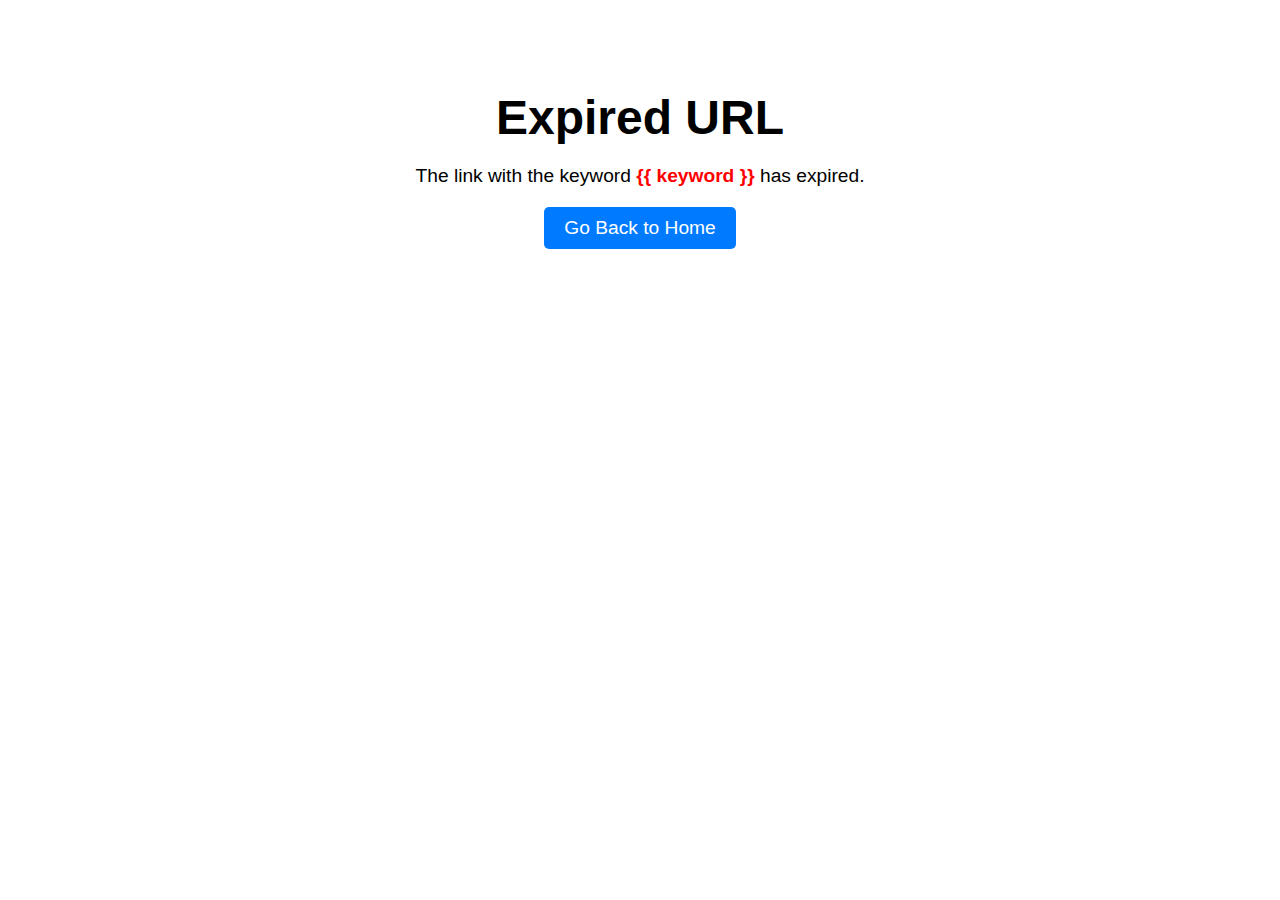
<file: templates/expired.html>
<!DOCTYPE html>
<html lang="en">
<head>
    <meta charset="UTF-8">
    <meta name="viewport" content="width=device-width, initial-scale=1.0">
    <title>Expired URL</title>
    <style>
        body {
            font-family: Arial, sans-serif;
            text-align: center;
            padding: 50px;
        }
        h1 {
            font-size: 3em;
            margin-bottom: 20px;
        }
        p {
            font-size: 1.2em;
            margin-bottom: 20px;
        }
        .keyword-highlight {
            font-weight: bold;
            color: #FF0000;
        }
        .home-btn {
            padding: 10px 20px;
            font-size: 1.2em;
            background-color: #007BFF;
            color: white;
            border: none;
            border-radius: 5px;
            cursor: pointer;
        }
        .home-btn:hover {
            background-color: #0056b3;
        }
    </style>
</head>
<body>
    <h1>Expired URL</h1>
    <p>The link with the keyword <span class="keyword-highlight">{{ keyword }}</span> has expired.</p>
    <button class="home-btn" onclick="window.location.href='/'">Go Back to Home</button>
</body>
</html>
</file>
